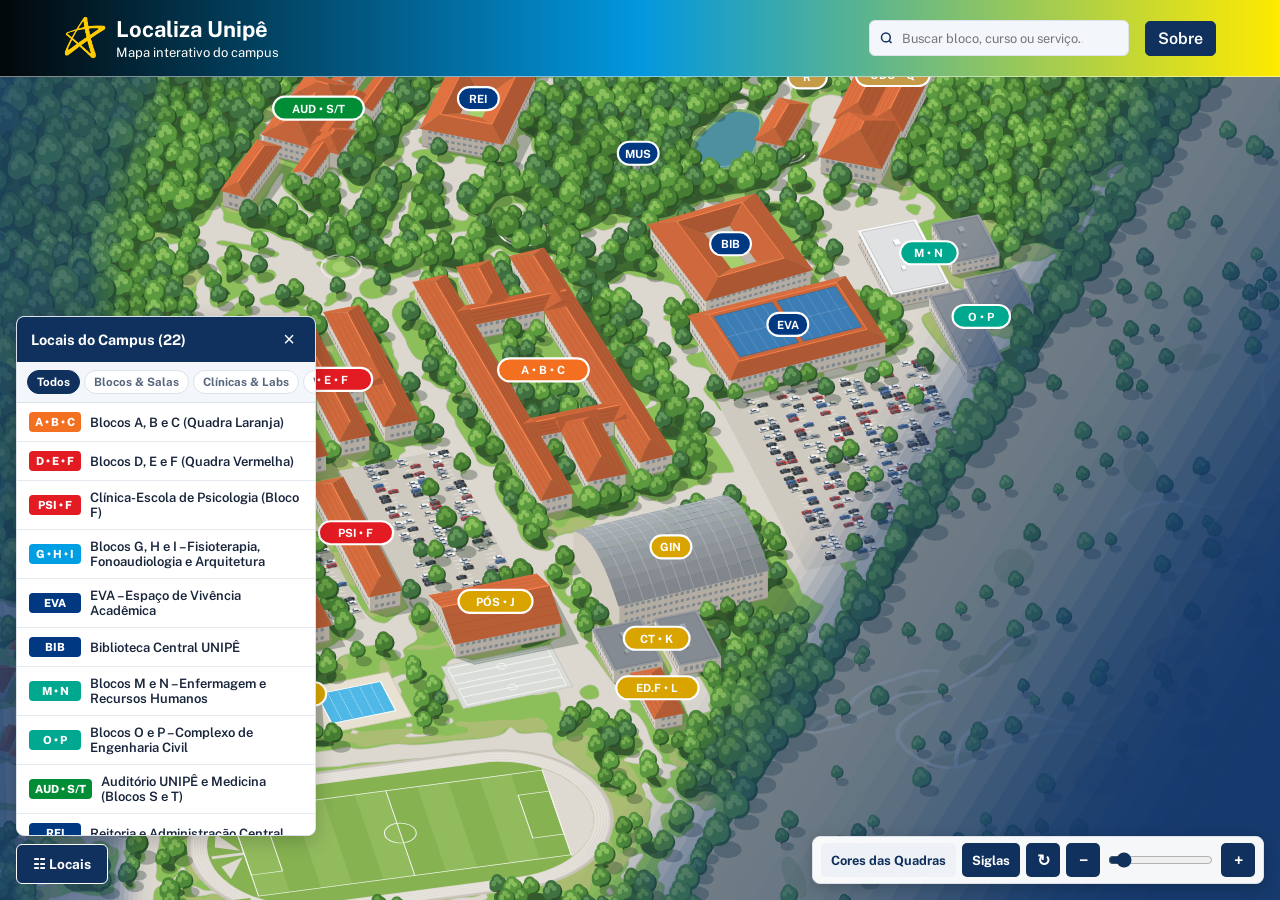
<file: index.html>
<!DOCTYPE html>
<html lang="pt-BR">

<head>
  <meta charset="UTF-8">
  <meta name="viewport" content="width=device-width, initial-scale=1.0">
  <meta name="theme-color" content="#217a57">
  <title>Localiza Unipê — Mapa interativo do campus</title>
  <link rel="preconnect" href="https://fonts.googleapis.com">
  <link rel="preconnect" href="https://fonts.gstatic.com" crossorigin>
  <link href="https://fonts.googleapis.com/css2?family=Public+Sans:wght@500;600;700;800&display=swap" rel="stylesheet">
  <link rel="stylesheet" href="style.css">
</head>

<body>
  <svg class="filtro-logo" xmlns="http://www.w3.org/2000/svg" aria-hidden="true" focusable="false">
    <filter id="logo-transparente" color-interpolation-filters="sRGB">
      <feColorMatrix type="matrix" values="0 0 0 0 1  0 0 0 0 0.8  0 0 0 0 0  0 0 -1 0 1" />
    </filter>
  </svg>

  <!--Cabeçalho do site com título e subtítulo -->
  <header class="cabecalho">
    <div class="marca">
      <span class="marca-logo-area"><img class="marca-logo" src="logo-localiza.png" alt=""></span>
      <div>
        <h1>Localiza Unipê</h1>
        <p>Mapa interativo do campus</p>
      </div>
    </div>

    <div class="caixa-busca">
      <svg class="icone-busca" width="15" height="15" viewBox="0 0 24 24" fill="none" stroke="currentColor" stroke-width="2.4" aria-hidden="true"><circle cx="11" cy="11" r="7"></circle><line x1="20" y1="20" x2="16.2" y2="16.2"></line></svg>
      <input type="search" id="input-busca" class="input-busca" placeholder="Buscar bloco, curso ou serviço..." autocomplete="off" aria-label="Buscar local no campus" aria-controls="resultados-busca" aria-expanded="false">
      <button type="button" id="btn-limpar-busca" class="btn-limpar-busca" aria-label="Limpar busca" hidden>&times;</button>
      <div id="resultados-busca" class="resultados-busca" hidden></div>
    </div>
    <nav aria-label="Navegação principal">
      <ul class="nav-links">
        <li><button id="abrir-sobre" class="botao-sobre" type="button" aria-haspopup="dialog" aria-controls="dialogo-sobre">Sobre</button></li>
      </ul>
    </nav>
  </header>

  <main class="conteudo">
    <p id="estado-mapa" class="estado-mapa" role="alert"></p>

    <div class="area-mapa">
      <svg id="mapa" xmlns="http://www.w3.org/2000/svg" role="img" aria-label="Mapa ilustrado do campus UNIPÊ"></svg>
      <aside id="painel-locais" class="painel-locais" aria-label="Lista de locais do campus">
        <div class="painel-locais-topo"><span id="titulo-lista-locais"></span><button type="button" id="btn-fechar-locais" aria-label="Fechar lista de locais">&times;</button></div>
        <div class="filtros-categoria" aria-label="Filtrar locais por categoria">
          <button type="button" class="chip-categoria ativo" data-cat="todos" aria-pressed="true">Todos</button>
          <button type="button" class="chip-categoria" data-cat="academico" aria-pressed="false">Blocos &amp; Salas</button>
          <button type="button" class="chip-categoria" data-cat="clinicas" aria-pressed="false">Clínicas &amp; Labs</button>
          <button type="button" class="chip-categoria" data-cat="vivencia" aria-pressed="false">Vivência &amp; Adm</button>
          <button type="button" class="chip-categoria" data-cat="esportes" aria-pressed="false">Esportes &amp; Acesso</button>
        </div>
        <ul id="lista-locais" class="lista-locais"></ul>
      </aside>
      <button type="button" id="btn-locais-toggle" class="btn-locais-toggle" aria-controls="painel-locais" aria-expanded="true">☷ <span>Locais</span></button>
      <div class="controles-mapa" role="group" aria-label="Controles de visualização do mapa">
        <button type="button" id="btn-modo-quadras" class="btn-controle-texto" aria-pressed="false">Cores das Quadras</button>
        <button type="button" id="btn-rotulos" class="btn-controle-texto ativo" aria-pressed="true">Siglas</button>
        <button type="button" id="btn-reset" aria-label="Restaurar visão do mapa" title="Restaurar visão do mapa">&#8635;</button>
        <button type="button" id="btn-zoom-out" aria-label="Diminuir zoom">&minus;</button>
        <input type="range" id="slider-zoom" min="1" max="8" step="0.1" value="1" aria-label="Nível de zoom">
        <button type="button" id="btn-zoom-in" aria-label="Aumentar zoom">+</button>
      </div>
      <aside id="painel-local" class="painel-local" aria-labelledby="local-titulo" hidden>
        <div class="painel-cabecalho">
          <button id="fechar-painel" class="fechar-painel" type="button" aria-label="Fechar informações">×</button>
          <span id="local-categoria" class="local-categoria"></span>
          <h2 id="local-titulo">Informações do local</h2>
          <p class="local-endereco">⌖ Rod. BR-230, Km 22 — Água Fria, João Pessoa - PB</p>
        </div>
        <figure class="local-figura">
          <img id="local-imagem" alt="">
          <figcaption id="local-legenda"></figcaption>
        </figure>
        <div class="painel-conteudo">
          <div class="local-acoes">
            <a id="local-maps" target="_blank" rel="noopener noreferrer">↗ Google Maps</a>
          </div>
          <section><h3>Sobre o local</h3><p id="local-descricao"></p></section>
          <section id="secao-setores"><h3>Blocos, setores e serviços</h3><ul id="local-setores" class="local-etiquetas"></ul></section>
          <section id="secao-cursos"><h3>Cursos e áreas atendidas</h3><p id="local-cursos"></p></section>
          <section id="secao-horario"><h3>Horário de funcionamento</h3><p id="local-horario"></p></section>
        </div>
      </aside>
    </div>
  </main>

  <dialog id="dialogo-sobre" class="dialogo-sobre" aria-labelledby="sobre-titulo">
    <div class="sobre-cabecalho">
      <div><span class="sobre-identificacao">LOCALIZA UNIPÊ</span><h2 id="sobre-titulo">Sobre o projeto</h2></div>
      <button id="fechar-sobre" class="fechar-sobre" type="button" aria-label="Fechar informações sobre o projeto">&times;</button>
    </div>
    <div class="sobre-conteudo">
      <p>O Localiza Unipê é um mapa interativo do campus, criado para ajudar estudantes e visitantes a encontrar blocos, setores e serviços da instituição.</p>
      <h3>Como foi feito</h3>
      <p>O projeto foi desenvolvido como uma aplicação web front-end. Os dados e a geometria do campus foram organizados para criar um mapa ilustrado e interativo, com busca, informações dos locais e controles de visualização.</p>
      <h3>Tecnologias utilizadas</h3>
      <p>HTML para a estrutura, CSS para a aparência e JavaScript para as interações. O mapa é desenhado em SVG, e o Git e o GitHub são usados no controle de versão do projeto.</p>
      <h3>Responsáveis</h3>
      <ul class="sobre-equipe">
        <li>Marcelo Felix Araujo</li>
        <li>Afonso Michel Silva Pereira</li>
        <li>Júlio César Dos Anjos</li>
        <li>Naassom Do Nascimento Melo</li>
        <li>Cirilo Leandro Venancio</li>
      </ul>
    </div>
  </dialog>

  <!-- Arquivos JavaScript separados do projeto. -->
  <script src="campus-data.js"></script>
  <script src="campus-map.js"></script>
  <script src="campus-descricoes.js"></script>
  <script src="app.js"></script>
</body>

</html>
</file>
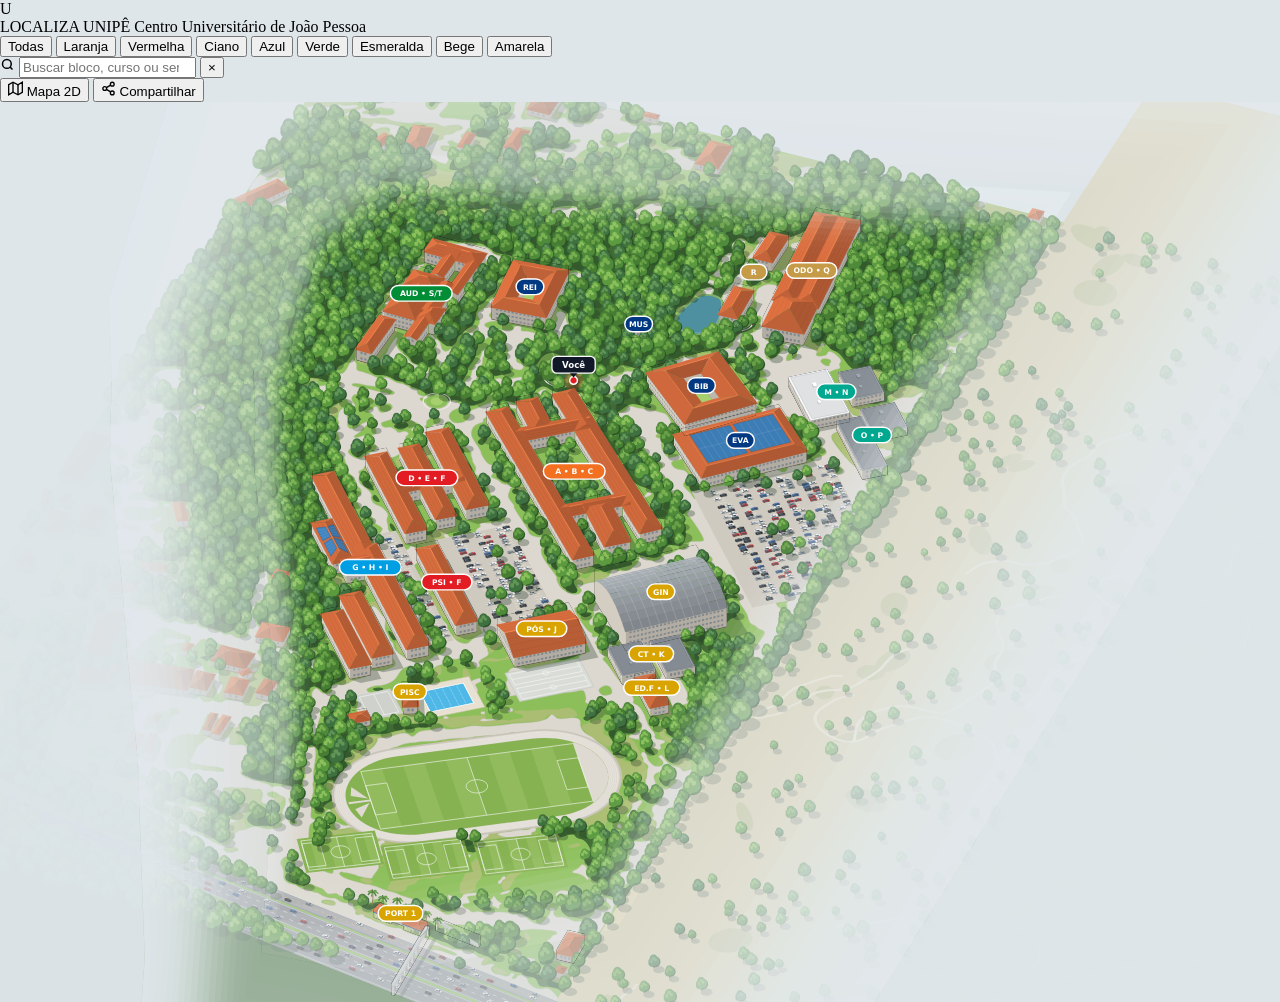
<file: interface do site/index.html>
<!DOCTYPE html>
<html lang="pt-BR">

<head>
  <meta charset="utf-8">
  <meta name="viewport" content="width=device-width,initial-scale=1">
  <title>Mapa do Campus – UNIPÊ</title>
  <link rel="stylesheet" href="style.css">
</head>

<body>
  <header class="topo-header">
    <div class="marca-unipe" id="btn-inicio" role="button" tabindex="0"
      aria-label="Voltar para visão geral do campus UNIPÊ">
      <div class="marca-simbolo">U</div>
      <div class="marca-texto">
        <span class="marca-titulo">LOCALIZA UNIPÊ</span>
        <span class="marca-subtitulo">Centro Universitário de João Pessoa</span>
      </div>
    </div>

    <nav class="abas-quadras" aria-label="Filtrar por Quadras do Campus">
      <button type="button" class="aba-quadra ativa" data-quadra="">Todas</button>
      <button type="button" class="aba-quadra" data-quadra="laranja"><span class="ponto-cor"
          style="background:var(--quadra-laranja)"></span>Laranja</button>
      <button type="button" class="aba-quadra" data-quadra="vermelha"><span class="ponto-cor"
          style="background:var(--quadra-vermelha)"></span>Vermelha</button>
      <button type="button" class="aba-quadra" data-quadra="ciano"><span class="ponto-cor"
          style="background:var(--quadra-ciano)"></span>Ciano</button>
      <button type="button" class="aba-quadra" data-quadra="azul"><span class="ponto-cor"
          style="background:var(--quadra-azul)"></span>Azul</button>
      <button type="button" class="aba-quadra" data-quadra="verde"><span class="ponto-cor"
          style="background:var(--quadra-verde)"></span>Verde</button>
      <button type="button" class="aba-quadra" data-quadra="esmeralda"><span class="ponto-cor"
          style="background:var(--quadra-esmeralda)"></span>Esmeralda</button>
      <button type="button" class="aba-quadra" data-quadra="bege"><span class="ponto-cor"
          style="background:var(--quadra-bege)"></span>Bege</button>
      <button type="button" class="aba-quadra" data-quadra="amarela"><span class="ponto-cor"
          style="background:var(--quadra-amarela)"></span>Amarela</button>
    </nav>

    <div class="acoes-topo">
      <div class="caixa-busca">
        <svg class="icone-busca" width="15" height="15" viewBox="0 0 24 24" fill="none" stroke="currentColor"
          stroke-width="2.4">
          <circle cx="11" cy="11" r="7"></circle>
          <line x1="20" y1="20" x2="16.2" y2="16.2"></line>
        </svg>
        <input type="search" id="input-busca" class="input-busca" placeholder="Buscar bloco, curso ou serviço..."
          autocomplete="off" aria-label="Buscar local no campus">
        <button type="button" id="btn-limpar-busca" class="btn-limpar-busca" aria-label="Limpar busca">&times;</button>
        <div id="resultados-busca" class="resultados-busca" role="listbox"></div>
      </div>

      <button type="button" id="btn-mapa-2d" class="btn-topo secundario" title="Ver Mapa 2D Oficial de Quadras">
        <svg width="15" height="15" viewBox="0 0 24 24" fill="none" stroke="currentColor" stroke-width="2.2">
          <polygon points="1 6 1 22 8 18 16 22 23 18 23 2 16 6 8 2 1 6"></polygon>
          <line x1="8" y1="2" x2="8" y2="18"></line>
          <line x1="16" y1="6" x2="16" y2="22"></line>
        </svg>
        <span>Mapa 2D</span>
      </button>

      <button type="button" id="btn-compartilhar" class="btn-topo" title="Compartilhar localização atual">
        <svg width="15" height="15" viewBox="0 0 24 24" fill="none" stroke="currentColor" stroke-width="2.2">
          <circle cx="18" cy="5" r="3"></circle>
          <circle cx="6" cy="12" r="3"></circle>
          <circle cx="18" cy="19" r="3"></circle>
          <line x1="8.6" y1="13.5" x2="15.4" y2="17.5"></line>
          <line x1="15.4" y1="6.5" x2="8.6" y2="10.5"></line>
        </svg>
        <span>Compartilhar</span>
      </button>
    </div>
  </header>

  <!-- <section class="pesquisa" aria-label="Pesquisa de prédios">
    <label for="busca-predio">Buscar prédio</label>
    <input id="busca-predio" type="search" placeholder="Digite o nome do prédio" autocomplete="off"
      aria-controls="resultados-predios" aria-describedby="estado-pesquisa">
    <ul id="resultados-predios" class="resultados" aria-label="Resultados da pesquisa"></ul>
    <p id="estado-pesquisa" class="estado" role="status"></p>
  </section> -->

  <!-- Feito com IA -->
  <svg id="mapa" xmlns="http://www.w3.org/2000/svg" role="img" aria-label="Mapa ilustrado do campus UNIPÊ"></svg>
  <script src="campus-data.js"></script>
  <script src="campus-map.js"></script>

  <script>
    const svg = document.getElementById('mapa');
    const mapa = CampusMap.render(svg, CAMPUS_DATA, {
      rotacao: 22,
      // predio = { id, nome, quadra, inclui, centro, bbox, el }  (null = clicou fora de qualquer prédio)
      onClick: (predio, evento) => {
        if (!predio) return;                 // aqui o responsável pelo site abre o painel / modal
        console.log('clicou em', predio.id, '→', predio.nome);
        mapa.focar(predio.id, { zoom: 3 });  // opcional: aproxima com animação
      },
      onHover: predio => { svg.setAttribute('aria-label', predio ? predio.nome : 'Mapa ilustrado do campus UNIPÊ'); },
    });
    window.mapa = mapa; // para testar no console: mapa.predios, mapa.focar('biblioteca'), mapa.selecionar('reitoria')
    const busca = document.getElementById('busca-predio');
    const resultados = document.getElementById('resultados-predios');
    const estado = document.getElementById('estado-pesquisa');
    const normalizar = texto => texto.normalize('NFD').replace(/[\u0300-\u036f]/g, '').toLocaleLowerCase('pt-BR').trim();

    busca.addEventListener('input', () => {
      const termo = normalizar(busca.value);
      resultados.replaceChildren();
      estado.textContent = '';
      if (!termo) return;
      const encontrados = mapa.predios.filter(predio => normalizar(predio.nome).includes(termo));
      encontrados.forEach(predio => {
        const item = document.createElement('li');
        const botao = document.createElement('button');
        botao.type = 'button';
        botao.textContent = predio.nome;
        botao.addEventListener('click', () => {
          mapa.selecionar(predio.id);
          mapa.focar(predio.id, { zoom: 3 });
          busca.value = predio.nome;
          resultados.replaceChildren();
          estado.textContent = `${predio.nome} selecionado no mapa.`;
          busca.focus();
        });
        item.appendChild(botao);
        resultados.appendChild(item);
      });
      estado.textContent = encontrados.length ? `${encontrados.length} resultado(s) encontrado(s).` : 'Nenhum prédio encontrado.';
    });
    busca.addEventListener('keydown', evento => {
      if (evento.key === 'Escape') {
        resultados.replaceChildren();
        estado.textContent = '';
      }
    });
  </script>
</body>

</html>
</file>
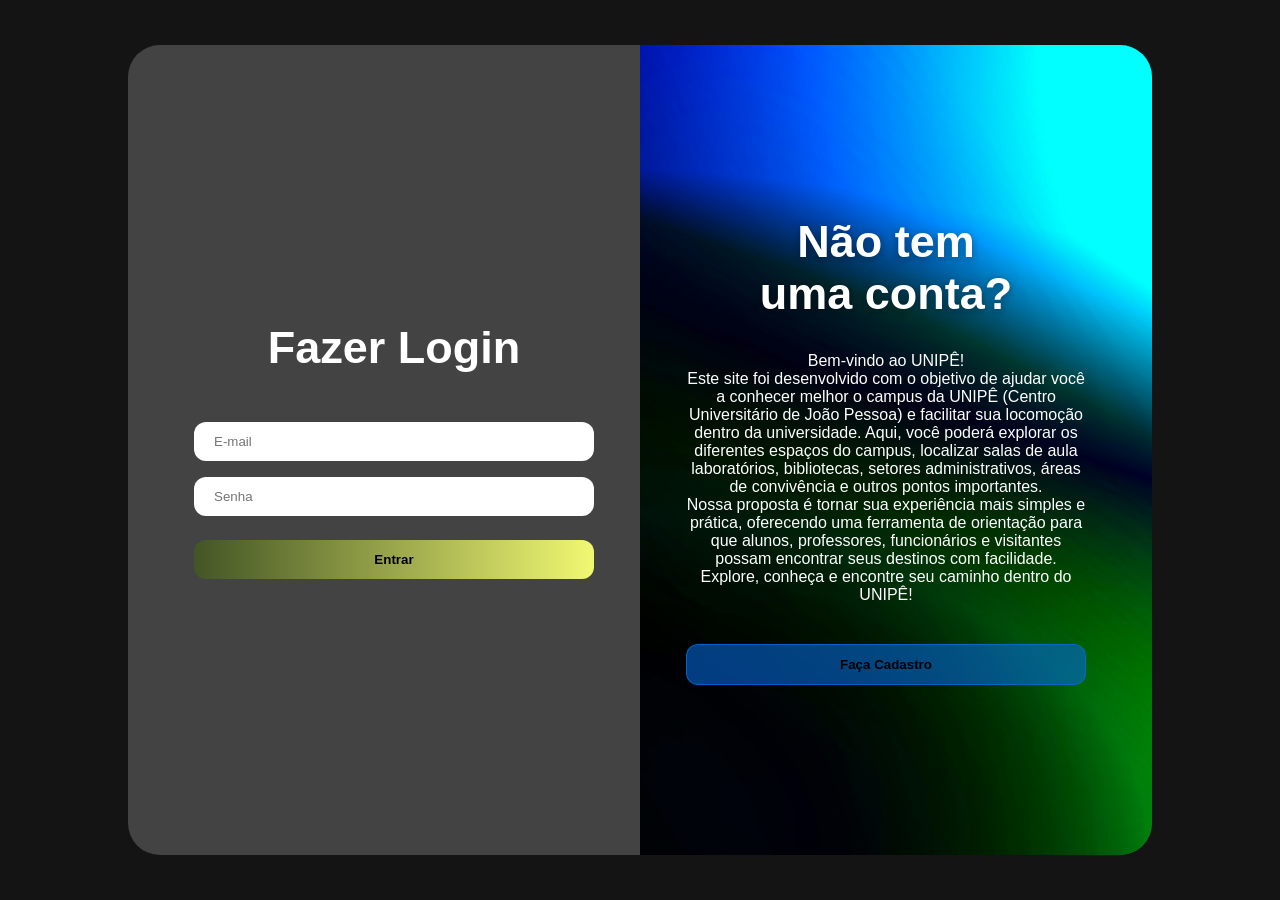
<file: formindex.html>
<!DOCTYPE html>
<html lang="pt-br">

<head>
    <meta charset="UTF-8">
    <meta name="viewport" content="width=device-width, initial-scale=1.0">
    <title>Formulario Interativo</title>
    <link rel="stylesheet" href="formstyle.css">
    <script src="formscript.js" defer></script>
</head>

<body>
    <section class="containerPai">
        <div class="card LoginActive">
            <div class="esquerda">
                <div class="FormLogin">
                    <form class="formLogin" id="FormLogin">
                        <h2>Fazer Login</h2>
                        <input type="email" id="email" placeholder="E-mail" required>
                        <input type="password" id="senha" placeholder="Senha" required>
                        <button type="submit">Entrar</button>
                    </form>
                </div>
                <div class="facaLogin">
                    <h2>Já tem <br>uma conta?</h2>
                    <p>Entre com suas credenciais para acessar sua conta. E venha acessar nosso Campus!</p>
                    <button class="btn-login">Faça Login</button>
                </div>
            </div>
            <div class="direita">
                <div class="formCadastro" id="FormCadastro">
                    <h2>Cadastro</h2>
                    <form id="FormCadastro">
                        <input type="text" placeholder="Nome" required>
                        <input type="email" placeholder="E-mail" required>
                        <input type="password" placeholder="Senha" required>
                        <input type="password" placeholder="Confirme sua senha" required>
                        <button type="submit">Cadastrar</button>
                    </form>
                </div>
                <div class="facaCadastro">
                    <h2>Não tem<br> uma conta?</h2>
                    <p>Bem-vindo ao UNIPÊ!<br> Este site foi desenvolvido com o objetivo de ajudar você a conhecer
                        melhor o campus da UNIPÊ (Centro Universitário de João Pessoa) e facilitar sua locomoção dentro
                        da universidade. Aqui, você poderá explorar os diferentes espaços do campus, localizar salas de
                        aula laboratórios, bibliotecas, setores administrativos, áreas de convivência e outros pontos
                        importantes.<br> Nossa proposta é tornar sua experiência mais simples e prática, oferecendo uma
                        ferramenta de orientação para que alunos, professores, funcionários e visitantes possam
                        encontrar seus destinos com facilidade. <br> Explore, conheça e encontre seu caminho dentro do
                        UNIPÊ!</p>
                    <button class="btn-cadastro">Faça Cadastro</button>
                </div>
            </div>
        </div>


    </section>

</body>

</html>
</file>
<file: style.css>
/* Folha de estilo limpa para o Localiza Unipê. */
:root {
  color-scheme: light;
  font-family: 'Public Sans', -apple-system, BlinkMacSystemFont, 'Segoe UI', sans-serif;
}


* {
  box-sizing: border-box;
}

html,
body {
  width: 100%;
  height: 100%;
  min-height: 100%;
  margin: 0;
}

body {
  display: flex;
  flex-direction: column;
  overflow: hidden;
  background: #163a6d;
}

.cabecalho {
  width: 100%;
  flex: 0 0 auto;
  min-height: 72px;
  padding: 1rem 5%;
  background: linear-gradient(90deg, #02070A, #0297DE, #FFEA00);
  color: #fff;

  /* 3 colunas: esquerda flexível | centro do tamanho do menu | direita flexível */
  display: grid;
  grid-template-columns: 1fr auto 1fr;
  align-items: center;
}

.marca {
  display: flex;
  align-items: center;
  gap: 10px;
  text-align: left;
}

.filtro-logo {
  position: absolute;
  width: 0;
  height: 0;
}

.marca-logo-area {
  display: flex;
  align-items: center;
  justify-content: center;
  flex: 0 0 auto;
  width: 42px;
  height: 42px;
  overflow: hidden;
}

.marca-logo {
  display: block;
  flex: 0 0 auto;
  max-width: none;
  width: 48px;
  height: 48px;
  object-fit: contain;
  filter: url(#logo-transparente);
}

.cabecalho h1 {
  margin: 0;
  font-size: 22px;
}

.cabecalho p {
  margin: 3px 0 0;
  font-size: 13px;
}

.nav-links {
  list-style: none;
  /* remove as bolinhas */
  margin: 0;
  padding: 0;
  /* remove o recuo padrão da lista */
  display: flex;
  gap: 2rem;
  /* espaço entre os links */
}

.nav-links a {
  color: #fff;
  text-decoration: none;
  font-weight: 600;
  padding-bottom: 4px;
  border-bottom: 2px solid transparent;
  transition: border-color .2s;
}

.nav-links a:hover {
  border-bottom-color: #fff;
  /* sublinhado só ao passar o mouse */
}

.conteudo {
  position: relative;
  flex: 1 1 auto;
  min-height: 0;
}

.area-mapa {
  position: absolute;
  inset: 0;
  overflow: hidden;
  background: #163a6d;
}

#mapa {
  display: block;
  width: 100%;
  height: 100%;
  min-height: 0;
  cursor: grab;
  touch-action: none;
  user-select: none;
}

#mapa.arrastando {
  cursor: grabbing;
}

#mapa .predio {
  cursor: pointer;
  outline: none;
}

#mapa .hit {
  fill: var(--preenchimento-predio, transparent);
  stroke: none;
  transition: fill .18s ease;
}

#mapa .contorno {
  fill: none;
  stroke: #fff;
  stroke-width: var(--largura-contorno, 0);
  stroke-linejoin: round;
  pointer-events: none;
  transition: stroke-width .18s ease;
}

#mapa .predio:hover,
#mapa .predio:focus-visible {
  --largura-contorno: 3.2;
  --preenchimento-predio: color-mix(in srgb, var(--cor-quadra, #fff) 34%, transparent);
}

#mapa .predio.ativo {
  --largura-contorno: 4.4;
  --preenchimento-predio: color-mix(in srgb, var(--cor-quadra, #f37021) 48%, transparent);
}

#mapa .predio.destacado-quadra {
  --largura-contorno: 3;
  --preenchimento-predio: color-mix(in srgb, var(--cor-quadra, #003882) 38%, transparent);
}

#mapa .predio.esmaecido,
#mapa .rotulo-predio.esmaecido {
  opacity: .3;
}

#mapa.ocultar-rotulos .rotulo-predio {
  display: none;
}

.estado-mapa:not(:empty) {
  position: absolute;
  z-index: 5;
  top: 14px;
  left: 14px;
  margin: 0;
  padding: 12px;
  border-radius: 6px;
  background: #fff;
  color: #263b32;
}

.fechar-painel:focus-visible {
  outline: 3px solid #217a57;
  outline-offset: 2px;
}
.painel-local {
  position: absolute; z-index: 8; inset: 0 0 0 auto;
  width: min(420px, 100%); overflow-y: auto;
  background: #fff; color: #17243a; box-shadow: -6px 0 24px #0003;
  animation: painel-entrada .2s ease-out;
}
.painel-local[hidden], .painel-local [hidden] { display: none; }
@keyframes painel-entrada { from { transform: translateX(24px); opacity: 0; } to { transform: translateX(0); opacity: 1; } }
.painel-cabecalho { padding: 18px 18px 14px; }
.fechar-painel {
  float: right; width: 34px; height: 34px; border: 0; border-radius: 5px;
  background: #10315d; color: #fff; font-size: 22px; cursor: pointer;
}
.local-categoria {
  display: inline-block; max-width: calc(100% - 45px); padding: 4px 8px; border-radius: 4px;
  color: #fff; font-size: 11px; font-weight: 700; text-transform: uppercase;
}
.painel-local h2 { margin: 9px 40px 5px 0; color: #10315d; font-size: 20px; line-height: 1.2; }
.local-endereco { margin: 0; color: #58677f; font-size: 13px; line-height: 1.4; }
.local-figura { margin: 0; background: #eef2f7; }
.local-figura img { display: block; width: 100%; height: 200px; object-fit: cover; background: #e2e8d8; }
.local-figura figcaption { padding: 9px 18px; color: #355379; font-size: 13px; }
.painel-conteudo { padding: 16px 18px 24px; }
.local-acoes { display: flex; justify-content: center; }
.local-acoes a {
  width: min(100%, 220px); padding: 11px 8px; border: 1px solid #10315d; border-radius: 5px;
  font: inherit; font-size: 12px; font-weight: 700; text-align: center; text-decoration: none; cursor: pointer;
}
.local-acoes a { background: #fff; color: #10315d; }
.local-acoes :focus-visible { outline: 3px solid #217a57; outline-offset: 2px; }
.painel-conteudo section { margin-top: 20px; }
.painel-conteudo h3 { margin: 0 0 7px; color: #10315d; font-size: 12px; letter-spacing: .03em; text-transform: uppercase; }
.painel-conteudo section p { margin: 0; font-size: 14px; line-height: 1.55; }
.local-etiquetas { display: flex; flex-wrap: wrap; gap: 6px; margin: 0; padding: 0; list-style: none; }
.local-etiquetas li { padding: 5px 8px; border: 1px solid #d8e0eb; border-radius: 4px; background: #f2f5f9; font-size: 13px; }

@media (max-width: 600px) {
  .cabecalho {
    flex-basis: 58px;
  }

  .cabecalho h1 {
    font-size: 19px;
  }

.painel-local { inset: auto 0 0; width: 100%; max-height: 72%; border-radius: 14px 14px 0 0; }
  .local-figura img { height: 145px; }

}

/* Busca, lista de locais e controles de visualização. */
.cabecalho { position: relative; z-index: 10; gap: 16px; grid-template-columns: 1fr minmax(0, 260px) auto; border-bottom: 1px solid #ffffff80; }
.botao-sobre { display: inline-block; padding: 7px 12px; border: 1px solid #10315d; border-radius: 5px; background: #10315d; color: #fff; font: inherit; font-weight: 600; cursor: pointer; }
.botao-sobre:hover, .botao-sobre:focus-visible { background: #19477f; }
.dialogo-sobre { width: min(560px, calc(100% - 32px)); max-height: calc(100% - 32px); padding: 0; overflow-y: auto; border: 0; border-radius: 12px; background: #fff; color: #17243a; box-shadow: 0 18px 60px #0006; }
.dialogo-sobre::backdrop { background: #071b33b3; }
.sobre-cabecalho { display: flex; align-items: flex-start; justify-content: space-between; gap: 16px; padding: 24px 26px 18px; background: #10315d; color: #fff; }
.sobre-identificacao { color: #b8d6f3; font-size: .7rem; font-weight: 800; letter-spacing: .08em; }
.sobre-cabecalho h2 { margin: 6px 0 0; font-size: 1.35rem; }
.fechar-sobre { width: 36px; height: 36px; border: 1px solid #ffffff80; border-radius: 6px; background: transparent; color: #fff; font-size: 24px; line-height: 1; cursor: pointer; }
.fechar-sobre:hover, .fechar-sobre:focus-visible { background: #ffffff26; }
.sobre-conteudo { padding: 20px 26px 26px; font-size: .9rem; line-height: 1.6; }
.sobre-conteudo p { margin: 0; }
.sobre-conteudo h3 { margin: 20px 0 6px; color: #10315d; font-size: .95rem; }
.sobre-equipe { margin: 0; padding-left: 20px; }
.caixa-busca { position: relative; width: min(100%, 260px); justify-self: end; }
.input-busca { width: 100%; height: 36px; padding: 0 32px; border: 1px solid #dce2ea; border-radius: 6px; background: #f3f6fa; color: #17243a; font: inherit; font-size: .8rem; }
.icone-busca { position: absolute; left: 10px; top: 50%; transform: translateY(-50%); color: #10315d; pointer-events: none; }
.btn-limpar-busca { position: absolute; right: 6px; top: 50%; transform: translateY(-50%); border: 0; background: transparent; color: #58677f; cursor: pointer; font-size: 18px; }
.resultados-busca { position: absolute; z-index: 20; top: calc(100% + 6px); right: 0; width: max(100%, 280px); max-height: 320px; overflow-y: auto; border: 1px solid #dce2ea; border-radius: 8px; background: #fff; box-shadow: 0 5px 20px #0003; color: #17243a; }
.item-resultado-busca { display: flex; align-items: center; gap: 10px; width: 100%; padding: 10px 12px; border: 0; border-bottom: 1px solid #eef2f6; background: transparent; text-align: left; font: inherit; cursor: pointer; }
.item-resultado-busca strong, .item-resultado-busca small { display: block; }
.item-resultado-busca strong { font-size: .83rem; color: #17243a; }
.item-resultado-busca small { margin-top: 3px; color: #58677f; }
.busca-vazia { margin: 0; padding: 12px; font-size: .83rem; }
.painel-locais { position: absolute; z-index: 5; left: 16px; bottom: 64px; display: flex; flex-direction: column; width: min(300px, calc(100% - 32px)); max-height: min(520px, calc(100% - 80px)); overflow: hidden; border: 1px solid #dce2ea; border-radius: 8px; background: #fff; box-shadow: 0 5px 20px #0003; }
.painel-locais[hidden], .resultados-busca[hidden], .btn-limpar-busca[hidden] { display: none; }
.painel-locais-topo { display: flex; align-items: center; justify-content: space-between; flex-shrink: 0; padding: 10px 14px; background: #10315d; color: white; font-size: .9rem; font-weight: 700; }
#btn-fechar-locais { border: 0; background: transparent; color: white; font-size: 20px; cursor: pointer; }
.filtros-categoria { display: flex; flex-shrink: 0; gap: 4px; padding: 8px 10px; overflow-x: auto; border-bottom: 1px solid #dce2ea; background: #f3f6fa; }
.chip-categoria { flex-shrink: 0; padding: 4px 9px; border: 1px solid #dce2ea; border-radius: 999px; background: #fff; color: #58677f; font: inherit; font-size: .72rem; font-weight: 700; cursor: pointer; }
.chip-categoria.ativo { border-color: #10315d; background: #10315d; color: white; }
.lista-locais { flex: 1; overflow-y: auto; margin: 0; padding: 0; list-style: none; }
.lista-locais li { border-bottom: 1px solid #dce2eab3; }
.btn-item-local { display: flex; align-items: center; gap: 9px; width: 100%; padding: 9px 12px; border: 0; background: transparent; color: #17243a; text-align: left; font: inherit; font-size: .81rem; font-weight: 600; cursor: pointer; }
.btn-item-local:hover, .btn-item-local:focus-visible, .item-resultado-busca:hover, .item-resultado-busca:focus-visible { background: #eaf1f9; }
.badge-sigla-item { flex-shrink: 0; min-width: 52px; padding: 3px 6px; border-radius: 4px; color: white; text-align: center; font-size: .7rem; font-weight: 800; }
.btn-locais-toggle { position: absolute; z-index: 6; bottom: 16px; left: 16px; height: 40px; padding: 0 16px; border: 1px solid #fff; border-radius: 6px; background: #10315d; color: #fff; font: inherit; font-size: .85rem; font-weight: 700; cursor: pointer; }
.controles-mapa { position: absolute; z-index: 5; right: 16px; bottom: 16px; display: flex; align-items: center; gap: 6px; padding: 6px 8px; border: 1px solid #dce2ea; border-radius: 8px; background: #fffffff5; box-shadow: 0 4px 15px #0003; }
.controles-mapa button { display: inline-flex; align-items: center; justify-content: center; width: 34px; height: 34px; border: 0; border-radius: 5px; background: #10315d; color: white; font: inherit; font-weight: 700; cursor: pointer; }
.controles-mapa .btn-controle-texto { width: auto; padding: 0 10px; background: #eef2f7; color: #10315d; font-size: .8rem; }
.controles-mapa .btn-controle-texto.ativo { background: #10315d; color: white; }
#slider-zoom { width: 105px; accent-color: #10315d; cursor: pointer; }
#mapa.modo-quadras .predio { --preenchimento-predio: color-mix(in srgb, var(--cor-quadra, #003882) 42%, transparent); --largura-contorno: 1.1; }
@media (max-width: 850px) {
  .cabecalho { grid-template-columns: minmax(0, 1fr) minmax(0, 220px) auto; gap: 8px; padding: .6rem 3%; }
  .caixa-busca { width: 100%; }
}
@media (max-width: 600px) {
  .cabecalho { grid-template-columns: minmax(0, 1fr) auto; }
  .cabecalho .marca { grid-column: 1 / -1; }
  .caixa-busca { grid-column: 1; width: 100%; }
  .controles-mapa { right: 8px; bottom: 8px; gap: 3px; padding: 4px; }
  .controles-mapa .btn-controle-texto { padding: 0 5px; font-size: .67rem; }
  .controles-mapa button { width: 28px; height: 30px; }
  #slider-zoom { width: 45px; }
  .btn-locais-toggle { left: 8px; bottom: 8px; height: 40px; padding: 0 9px; }
  .painel-locais { left: 8px; bottom: 56px; }
}
</file>
<file: interface do site/style.css>
html,body{margin:0;height:100%;background:#dfe6ea}
#mapa{width:100vw;height:100vh;display:block;cursor:grab;touch-action:none;user-select:none}
#mapa.arrastando{cursor:grabbing}
/* cada prédio tem UM elemento clicável: <g class="predio" id="predio-biblioteca" data-id data-nome ...> */
#mapa .predio{cursor:pointer;outline:none}
#mapa .hit{fill:transparent;stroke:none}
#mapa .predio:hover .hit,#mapa .predio:focus-visible .hit{fill:rgba(255,255,255,.28);stroke:#fff;stroke-width:1.2;stroke-linejoin:round}
#mapa .predio.ativo .hit{fill:rgba(255,226,120,.38);stroke:#fff;stroke-width:1.6;stroke-linejoin:round}
.pesquisa{position:absolute;z-index:1;top:16px;left:16px;width:min(340px,calc(100vw - 32px));box-sizing:border-box;padding:14px;background:#fff;border-radius:10px;box-shadow:0 3px 14px #0003;font:16px Arial,sans-serif}
.pesquisa label{display:block;font-weight:700;margin-bottom:8px;color:#263b32}
.pesquisa input{box-sizing:border-box;width:100%;padding:10px;border:1px solid #879a90;border-radius:6px;font:inherit}
.pesquisa input:focus-visible,.pesquisa button:focus-visible{outline:3px solid #217a57;outline-offset:2px}
.resultados{list-style:none;padding:0;margin:8px 0 0;max-height:40vh;overflow:auto}
.resultados:empty{display:none}.resultados button{display:block;width:100%;padding:10px;text-align:left;border:0;border-radius:4px;background:#fff;color:#263b32;font:inherit;cursor:pointer}
.resultados button:hover,.resultados button:focus-visible{background:#e7f2ec}.estado{margin:8px 0 0;color:#4b5c53;font-size:14px}.estado:empty{display:none}
</file>
<file: formstyle.css>
* {
    margin: 0;
    padding: 0;
    box-sizing: border-box;
}

body {
    font-family: Arial, Helvetica, sans-serif;
    color: white;
}

h2 {
    margin-bottom: 32px;
    text-align: center;
    font-size: 45px;
}

form {
    display: flex;
    flex-direction: column;
    gap: 16px;

    button {
        background: linear-gradient(to right, #435525, #f1f872);

    }
}

input,
button {
    padding: 12px 20px;
    border-radius: 12px;
    border: none;
    outline: none;
    width: 400px;
}

button {
    margin-top: 8px;
    font-weight: 700;
    cursor: pointer;
}

p {
    margin-bottom: 32px;
    width: 400px;
    text-align: center;
}

.containerPai {
    width: 100%;
    height: 100vh;
    background-color: #141414;
    display: flex;
    justify-content: center;
    align-items: center;
}

.card {
    width: 80%;
    height: 90vh;
    background-color: rgba(255, 255, 255, 0.2);
    border-radius: 32px;
    padding: 32px 20px;
    display: flex;
    justify-content: center;
    align-items: center;
    position: relative;
    overflow: hidden;
}

.esquerda,
.direita {
    width: 50%;
    height: 100%;
    display: flex;
    flex-direction: column;
    justify-content: center;
    align-items: center;
    z-index: 1;
}

.formLogin,
.facaLogin,
.formCadastro,
.facaCadastro {
    display: flex;
    flex-direction: column;
    justify-content: center;
    align-items: center;
    transition: opacity 0.4s ease;
}

.facaLogin,
.facaCadastro {
    position: absolute;

    h2 {
        color: white;
        text-shadow: 0 2px 8px rgba(0, 0, 0, 0.4);
    }

    button {
        background: rgba(5, 105, 219, 0.586);
        border: 1px solid rgb(5, 105, 219, .8);
    }
}

/* Background móvel */

.card::after{
    width: 100%;
    height: 100%;
    content: "";
    background-image: url(form.img/codioful-formerly-gradienta-txOLzghbuNs-unsplash.jpg);
    position: absolute;
    top: 0;
    right: 0;
    background-size: cover;
    background-position: center;
    overflow: hidden;
    z-index: 0;
    transform: translateX(50%);
    transition: transform 0.6s ease;
}

/* Login Ativo */

.card.LoginActive .facaLogin {
    opacity: 0;
    pointer-events: none;
}

.card.LoginActive .formCadastro {
    opacity: 0;
    pointer-events: none;
}

.card.LoginActive::after {
    transform: translateX(50%);
}

/* Cadastro Ativo */

.card.CadastroActive .facaCadastro {
    opacity: 0;
    pointer-events: none;
}

.card.CadastroActive .formLogin {
    opacity: 0;
    pointer-events: none;
}

.card.CadastroActive::after {
    transform: translateX(-50%);
}

.card.CadastroActive .esquerda > :not(.facaLogin) {
    opacity: 0;
    pointer-events: none;
}
</file>
